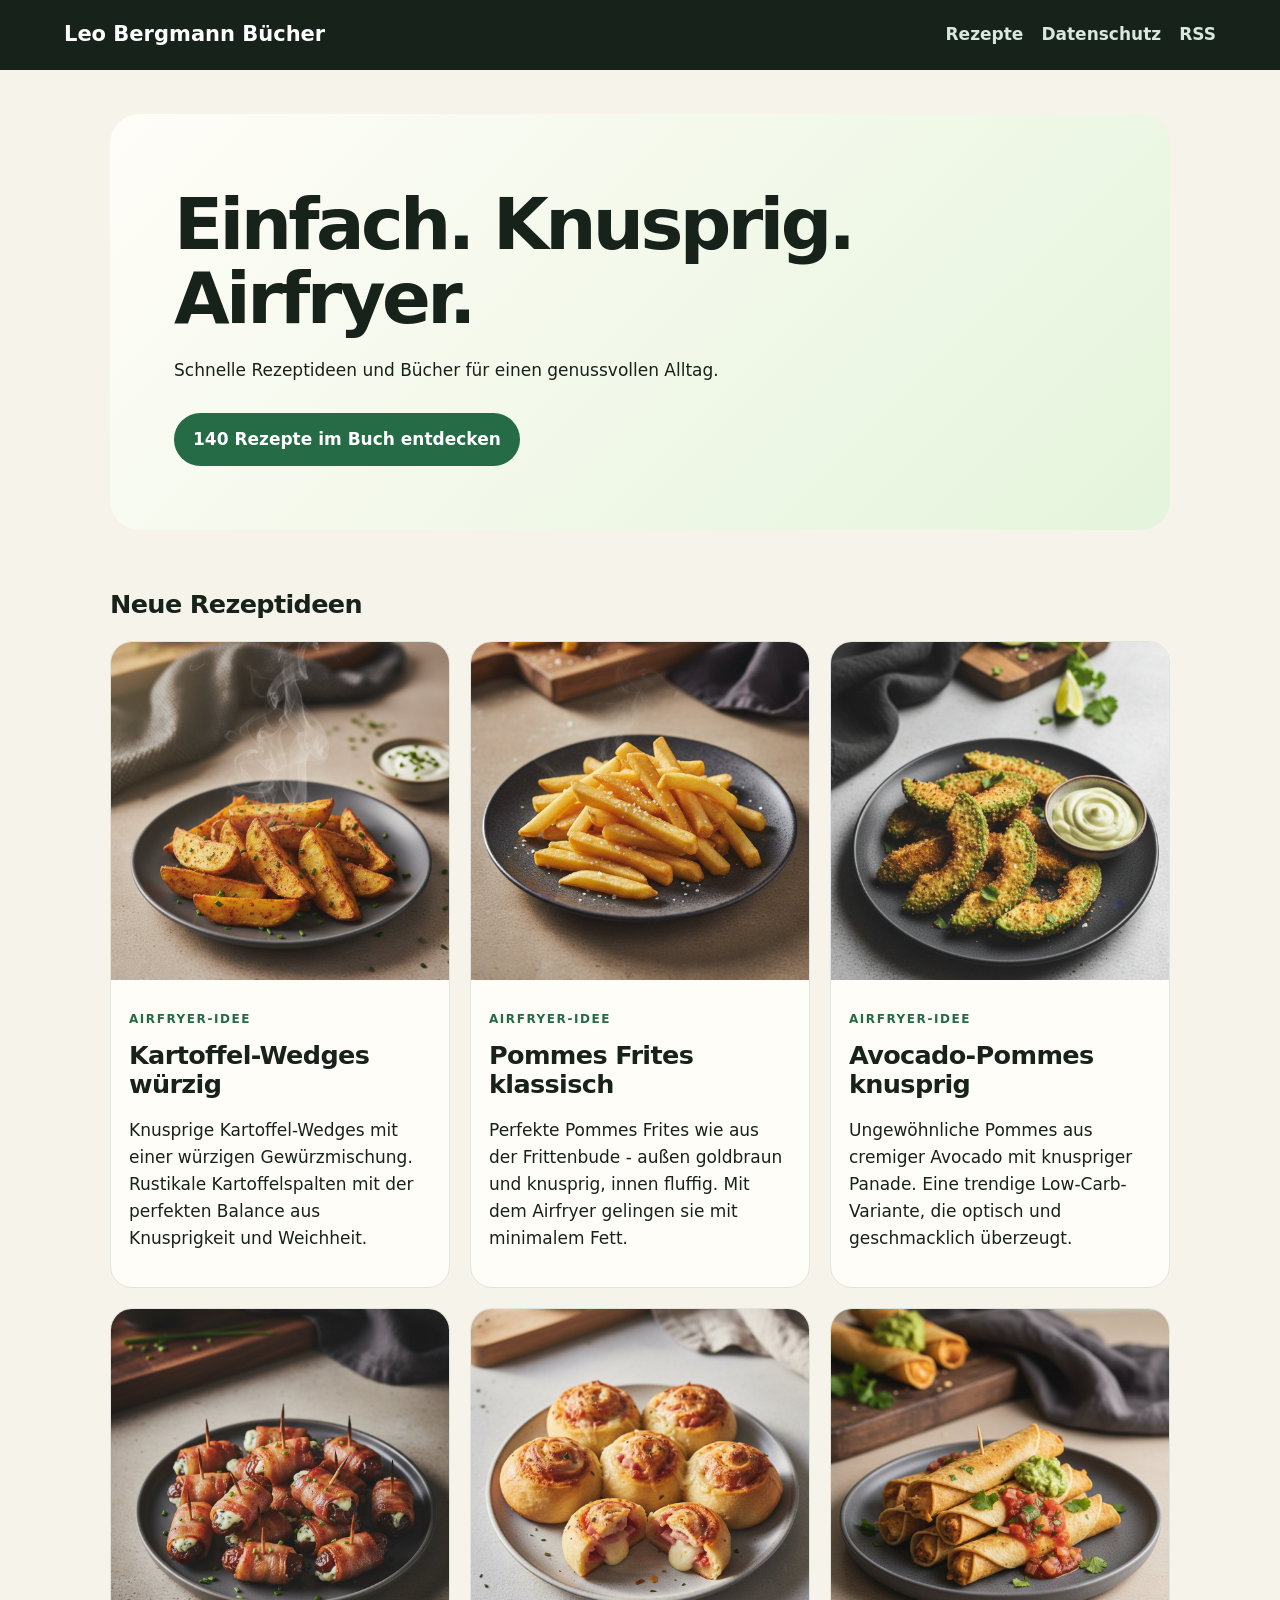
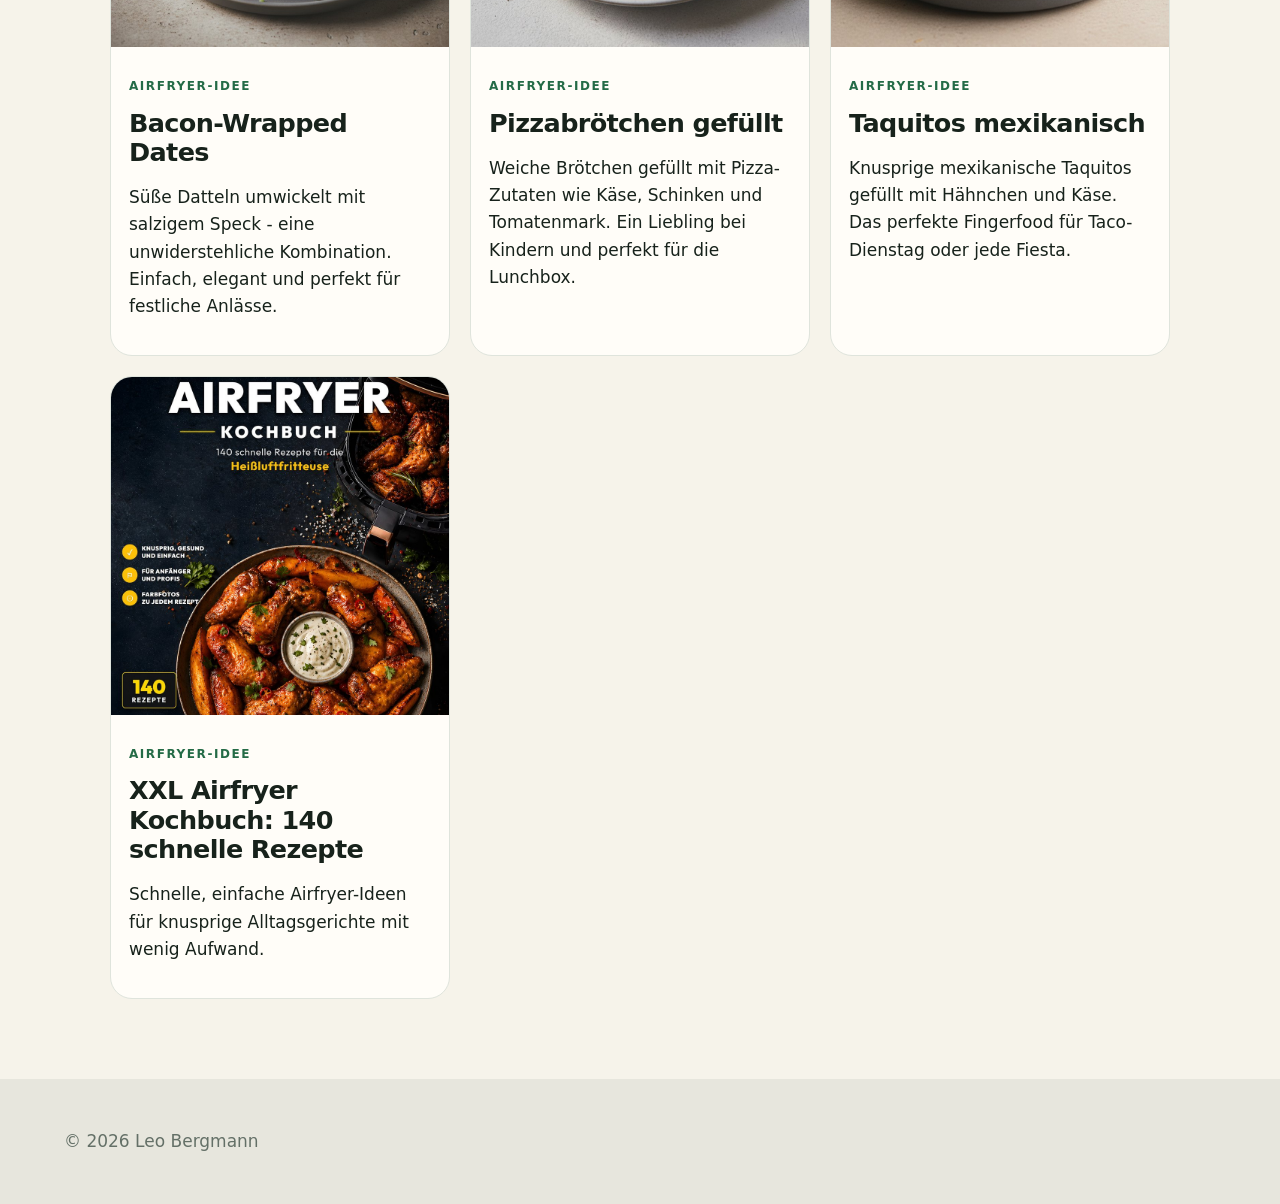
<file: docs/index.html>
<!doctype html>
<html lang="de">
<head>
  <meta charset="utf-8">
  <meta name="viewport" content="width=device-width,initial-scale=1">
  <meta name="p:domain_verify" content="59ac69d322d189e9809ec8a642b9aa24">
  <title>Leo Bergmann Bücher | Leo Bergmann Bücher</title>
  <meta name="description" content="Schnelle Rezeptideen und Bücher für einen genussvollen Alltag.">
  <link rel="canonical" href="https://leanovich.github.io/leo-bergmann-books/">
  <meta property="og:type" content="article">
  <meta property="og:title" content="Leo Bergmann Bücher">
  <meta property="og:description" content="Schnelle Rezeptideen und Bücher für einen genussvollen Alltag.">
  <meta property="og:url" content="https://leanovich.github.io/leo-bergmann-books/">
  
  <meta name="twitter:card" content="summary_large_image">
  <link rel="alternate" type="application/rss+xml" title="Leo Bergmann Airfryer-Ideen" href="https://leanovich.github.io/leo-bergmann-books/feed.xml">
  <link rel="stylesheet" href="https://leanovich.github.io/leo-bergmann-books/styles.css">
  
</head>
<body>
  <header class="site-header">
    <a class="brand" href="https://leanovich.github.io/leo-bergmann-books/">Leo Bergmann Bücher</a>
    <nav aria-label="Hauptnavigation">
      <a href="https://leanovich.github.io/leo-bergmann-books/">Rezepte</a>
      <a href="https://leanovich.github.io/leo-bergmann-books/datenschutz.html">Datenschutz</a>
      <a href="https://leanovich.github.io/leo-bergmann-books/feed.xml">RSS</a>
    </nav>
  </header>
  <main>
<section class="hero">
  <div><h1>Einfach. Knusprig. Airfryer.</h1>
  <p>Schnelle Rezeptideen und Bücher für einen genussvollen Alltag.</p>
  <a class="cta" href="https://www.amazon.de/dp/B0GHFYM758?utm_source=pinterest&amp;utm_medium=organic&amp;utm_campaign=leo_bergmann_site" rel="nofollow sponsored">140 Rezepte im Buch entdecken</a></div>
</section>
<section class="section"><h2>Neue Rezeptideen</h2><div class="cards">
<article class="card">
  <a href="https://leanovich.github.io/leo-bergmann-books/rezepte/recipe_106.html"><img src="https://leanovich.github.io/leo-bergmann-books/assets/recipes/recipe_106.jpg" alt="Kartoffel-Wedges würzig" width="700" height="700"></a>
  <div><p class="eyebrow">Airfryer-Idee</p><h2><a href="https://leanovich.github.io/leo-bergmann-books/rezepte/recipe_106.html">Kartoffel-Wedges würzig</a></h2><p>Knusprige Kartoffel-Wedges mit einer würzigen Gewürzmischung. Rustikale Kartoffelspalten mit der perfekten Balance aus Knusprigkeit und Weichheit.</p></div>
</article>

<article class="card">
  <a href="https://leanovich.github.io/leo-bergmann-books/rezepte/recipe_105.html"><img src="https://leanovich.github.io/leo-bergmann-books/assets/recipes/recipe_105.jpg" alt="Pommes Frites klassisch" width="700" height="700"></a>
  <div><p class="eyebrow">Airfryer-Idee</p><h2><a href="https://leanovich.github.io/leo-bergmann-books/rezepte/recipe_105.html">Pommes Frites klassisch</a></h2><p>Perfekte Pommes Frites wie aus der Frittenbude - außen goldbraun und knusprig, innen fluffig. Mit dem Airfryer gelingen sie mit minimalem Fett.</p></div>
</article>

<article class="card">
  <a href="https://leanovich.github.io/leo-bergmann-books/rezepte/recipe_104.html"><img src="https://leanovich.github.io/leo-bergmann-books/assets/recipes/recipe_104.jpg" alt="Avocado-Pommes knusprig" width="700" height="700"></a>
  <div><p class="eyebrow">Airfryer-Idee</p><h2><a href="https://leanovich.github.io/leo-bergmann-books/rezepte/recipe_104.html">Avocado-Pommes knusprig</a></h2><p>Ungewöhnliche Pommes aus cremiger Avocado mit knuspriger Panade. Eine trendige Low-Carb-Variante, die optisch und geschmacklich überzeugt.</p></div>
</article>

<article class="card">
  <a href="https://leanovich.github.io/leo-bergmann-books/rezepte/recipe_103.html"><img src="https://leanovich.github.io/leo-bergmann-books/assets/recipes/recipe_103.jpg" alt="Bacon-Wrapped Dates" width="700" height="700"></a>
  <div><p class="eyebrow">Airfryer-Idee</p><h2><a href="https://leanovich.github.io/leo-bergmann-books/rezepte/recipe_103.html">Bacon-Wrapped Dates</a></h2><p>Süße Datteln umwickelt mit salzigem Speck - eine unwiderstehliche Kombination. Einfach, elegant und perfekt für festliche Anlässe.</p></div>
</article>

<article class="card">
  <a href="https://leanovich.github.io/leo-bergmann-books/rezepte/recipe_102.html"><img src="https://leanovich.github.io/leo-bergmann-books/assets/recipes/recipe_102.jpg" alt="Pizzabrötchen gefüllt" width="700" height="700"></a>
  <div><p class="eyebrow">Airfryer-Idee</p><h2><a href="https://leanovich.github.io/leo-bergmann-books/rezepte/recipe_102.html">Pizzabrötchen gefüllt</a></h2><p>Weiche Brötchen gefüllt mit Pizza-Zutaten wie Käse, Schinken und Tomatenmark. Ein Liebling bei Kindern und perfekt für die Lunchbox.</p></div>
</article>

<article class="card">
  <a href="https://leanovich.github.io/leo-bergmann-books/rezepte/recipe_101.html"><img src="https://leanovich.github.io/leo-bergmann-books/assets/recipes/recipe_101.jpg" alt="Taquitos mexikanisch" width="700" height="700"></a>
  <div><p class="eyebrow">Airfryer-Idee</p><h2><a href="https://leanovich.github.io/leo-bergmann-books/rezepte/recipe_101.html">Taquitos mexikanisch</a></h2><p>Knusprige mexikanische Taquitos gefüllt mit Hähnchen und Käse. Das perfekte Fingerfood für Taco-Dienstag oder jede Fiesta.</p></div>
</article>

<article class="card">
  <a href="https://leanovich.github.io/leo-bergmann-books/rezepte/airfryer-kochbuch.html"><img src="https://leanovich.github.io/leo-bergmann-books/assets/book-cover.jpg" alt="XXL Airfryer Kochbuch: 140 schnelle Rezepte" width="700" height="700"></a>
  <div><p class="eyebrow">Airfryer-Idee</p><h2><a href="https://leanovich.github.io/leo-bergmann-books/rezepte/airfryer-kochbuch.html">XXL Airfryer Kochbuch: 140 schnelle Rezepte</a></h2><p>Schnelle, einfache Airfryer-Ideen für knusprige Alltagsgerichte mit wenig Aufwand.</p></div>
</article>
</div></section>
</main>
  <footer>
    <p>&copy; 2026 Leo Bergmann</p>
  </footer>
</body>
</html>
</file>
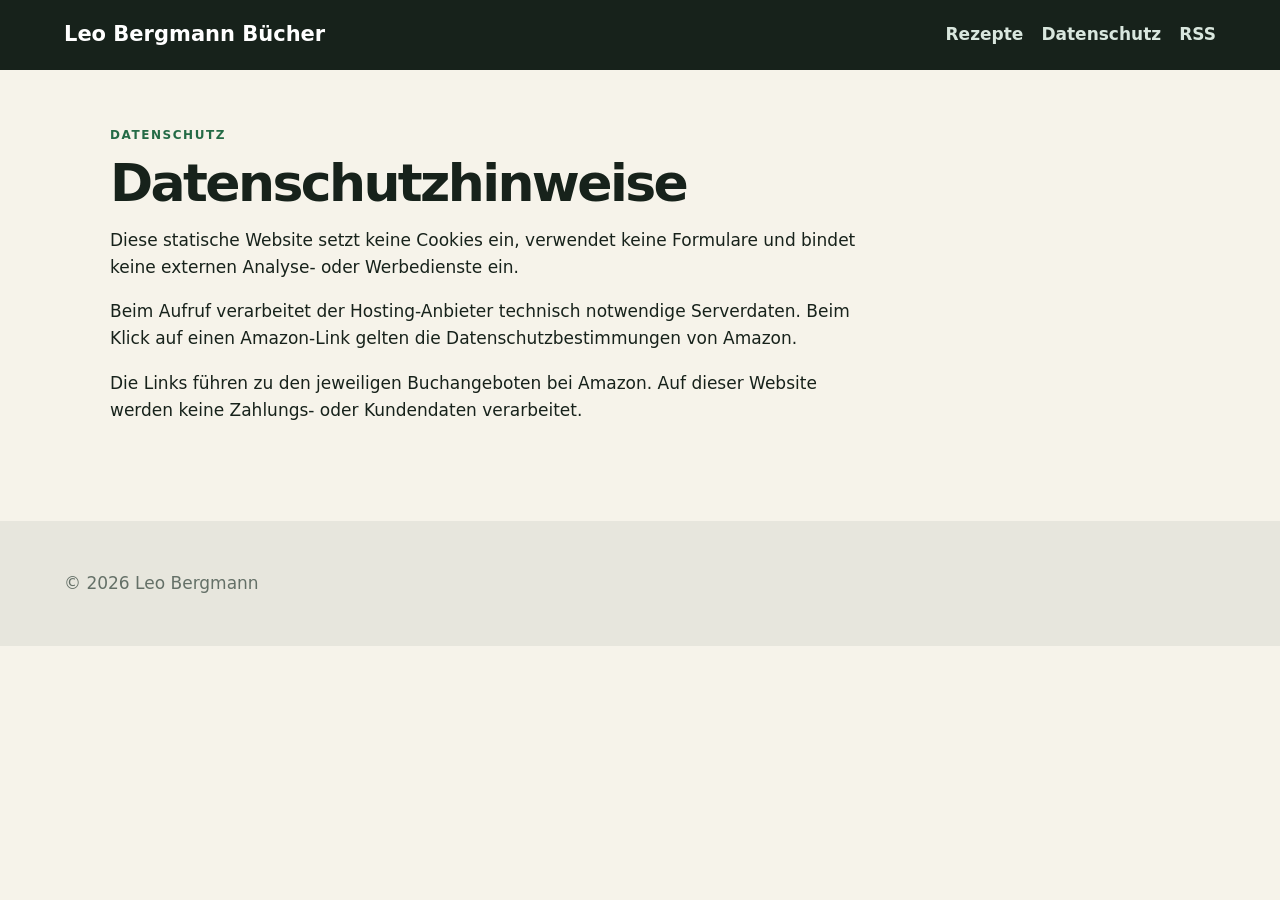
<file: docs/datenschutz.html>
<!doctype html>
<html lang="de">
<head>
  <meta charset="utf-8">
  <meta name="viewport" content="width=device-width,initial-scale=1">
  <meta name="p:domain_verify" content="59ac69d322d189e9809ec8a642b9aa24">
  <title>Datenschutz | Leo Bergmann Bücher</title>
  <meta name="description" content="Datenschutzhinweise der Website">
  <link rel="canonical" href="https://leanovich.github.io/leo-bergmann-books/datenschutz.html">
  <meta property="og:type" content="article">
  <meta property="og:title" content="Datenschutz">
  <meta property="og:description" content="Datenschutzhinweise der Website">
  <meta property="og:url" content="https://leanovich.github.io/leo-bergmann-books/datenschutz.html">
  
  <meta name="twitter:card" content="summary_large_image">
  <link rel="alternate" type="application/rss+xml" title="Leo Bergmann Airfryer-Ideen" href="https://leanovich.github.io/leo-bergmann-books/feed.xml">
  <link rel="stylesheet" href="https://leanovich.github.io/leo-bergmann-books/styles.css">
  
</head>
<body>
  <header class="site-header">
    <a class="brand" href="https://leanovich.github.io/leo-bergmann-books/">Leo Bergmann Bücher</a>
    <nav aria-label="Hauptnavigation">
      <a href="https://leanovich.github.io/leo-bergmann-books/">Rezepte</a>
      <a href="https://leanovich.github.io/leo-bergmann-books/datenschutz.html">Datenschutz</a>
      <a href="https://leanovich.github.io/leo-bergmann-books/feed.xml">RSS</a>
    </nav>
  </header>
  <main>
<article class="prose">
  <p class="eyebrow">Datenschutz</p>
  <h1>Datenschutzhinweise</h1>
  <p>Diese statische Website setzt keine Cookies ein, verwendet keine Formulare und bindet keine externen Analyse- oder Werbedienste ein.</p>
  <p>Beim Aufruf verarbeitet der Hosting-Anbieter technisch notwendige Serverdaten. Beim Klick auf einen Amazon-Link gelten die Datenschutzbestimmungen von Amazon.</p>
  <p>Die Links f&uuml;hren zu den jeweiligen Buchangeboten bei Amazon. Auf dieser Website werden keine Zahlungs- oder Kundendaten verarbeitet.</p>
</article>
</main>
  <footer>
    <p>&copy; 2026 Leo Bergmann</p>
  </footer>
</body>
</html>
</file>
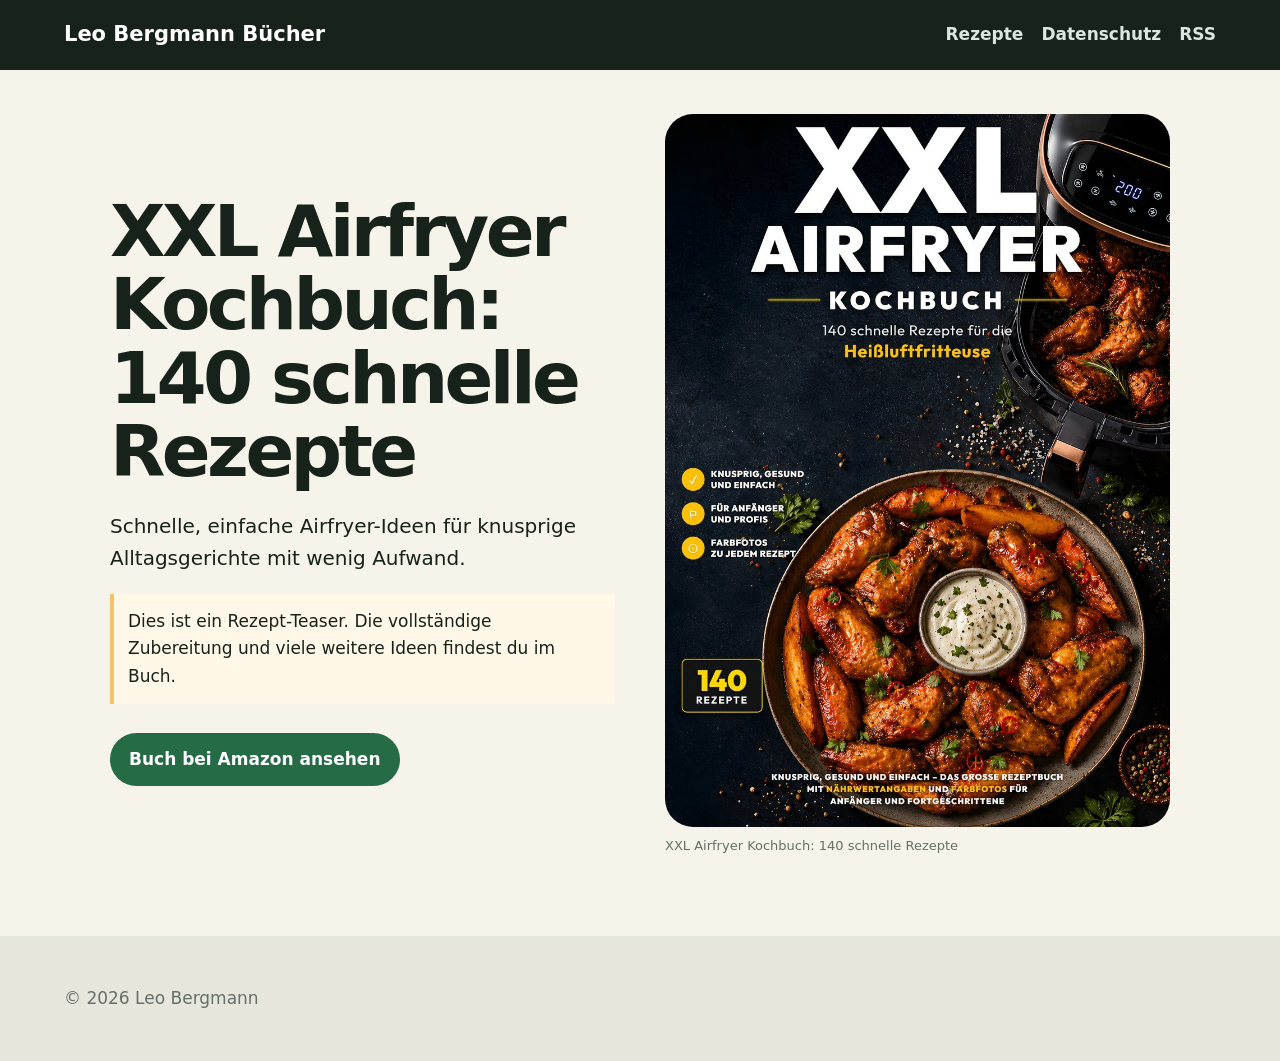
<file: docs/rezepte/airfryer-kochbuch.html>
<!doctype html>
<html lang="de">
<head>
  <meta charset="utf-8">
  <meta name="viewport" content="width=device-width,initial-scale=1">
  <meta name="p:domain_verify" content="59ac69d322d189e9809ec8a642b9aa24">
  <title>XXL Airfryer Kochbuch: 140 schnelle Rezepte | Leo Bergmann Bücher</title>
  <meta name="description" content="Schnelle, einfache Airfryer-Ideen für knusprige Alltagsgerichte mit wenig Aufwand.">
  <link rel="canonical" href="https://leanovich.github.io/leo-bergmann-books/rezepte/airfryer-kochbuch.html">
  <meta property="og:type" content="article">
  <meta property="og:title" content="XXL Airfryer Kochbuch: 140 schnelle Rezepte">
  <meta property="og:description" content="Schnelle, einfache Airfryer-Ideen für knusprige Alltagsgerichte mit wenig Aufwand.">
  <meta property="og:url" content="https://leanovich.github.io/leo-bergmann-books/rezepte/airfryer-kochbuch.html">
  <meta property="og:image" content="https://leanovich.github.io/leo-bergmann-books/assets/book-cover.jpg">
  <meta name="twitter:card" content="summary_large_image">
  <link rel="alternate" type="application/rss+xml" title="Leo Bergmann Airfryer-Ideen" href="https://leanovich.github.io/leo-bergmann-books/feed.xml">
  <link rel="stylesheet" href="https://leanovich.github.io/leo-bergmann-books/styles.css">
  <script type="application/ld+json">{"@context": "https://schema.org", "@type": "Article", "headline": "XXL Airfryer Kochbuch: 140 schnelle Rezepte", "description": "Schnelle, einfache Airfryer-Ideen für knusprige Alltagsgerichte mit wenig Aufwand.", "image": "https://leanovich.github.io/leo-bergmann-books/assets/book-cover.jpg", "author": {"@type": "Person", "name": "Leo Bergmann"}, "datePublished": "2026-07-21T00:00:00Z", "mainEntityOfPage": "https://leanovich.github.io/leo-bergmann-books/rezepte/airfryer-kochbuch.html"}</script>
</head>
<body>
  <header class="site-header">
    <a class="brand" href="https://leanovich.github.io/leo-bergmann-books/">Leo Bergmann Bücher</a>
    <nav aria-label="Hauptnavigation">
      <a href="https://leanovich.github.io/leo-bergmann-books/">Rezepte</a>
      <a href="https://leanovich.github.io/leo-bergmann-books/datenschutz.html">Datenschutz</a>
      <a href="https://leanovich.github.io/leo-bergmann-books/feed.xml">RSS</a>
    </nav>
  </header>
  <main>
<article class="recipe">
  <div class="recipe-copy">
    <h1>XXL Airfryer Kochbuch: 140 schnelle Rezepte</h1>
    <p class="lead">Schnelle, einfache Airfryer-Ideen für knusprige Alltagsgerichte mit wenig Aufwand.</p>
    
    <p class="teaser-note">Dies ist ein Rezept-Teaser. Die vollst&auml;ndige Zubereitung und viele weitere Ideen findest du im Buch.</p>
    <a class="cta" href="https://www.amazon.de/dp/B0GHFYM758?utm_source=pinterest&amp;utm_medium=organic&amp;utm_campaign=leo_bergmann_site" rel="nofollow sponsored">Buch bei Amazon ansehen</a>
  </div>
  <figure><img src="https://leanovich.github.io/leo-bergmann-books/assets/book-cover.jpg" alt="XXL Airfryer Kochbuch: 140 schnelle Rezepte" width="1000" height="1000"><figcaption>XXL Airfryer Kochbuch: 140 schnelle Rezepte</figcaption></figure>
</article>
</main>
  <footer>
    <p>&copy; 2026 Leo Bergmann</p>
  </footer>
</body>
</html>
</file>
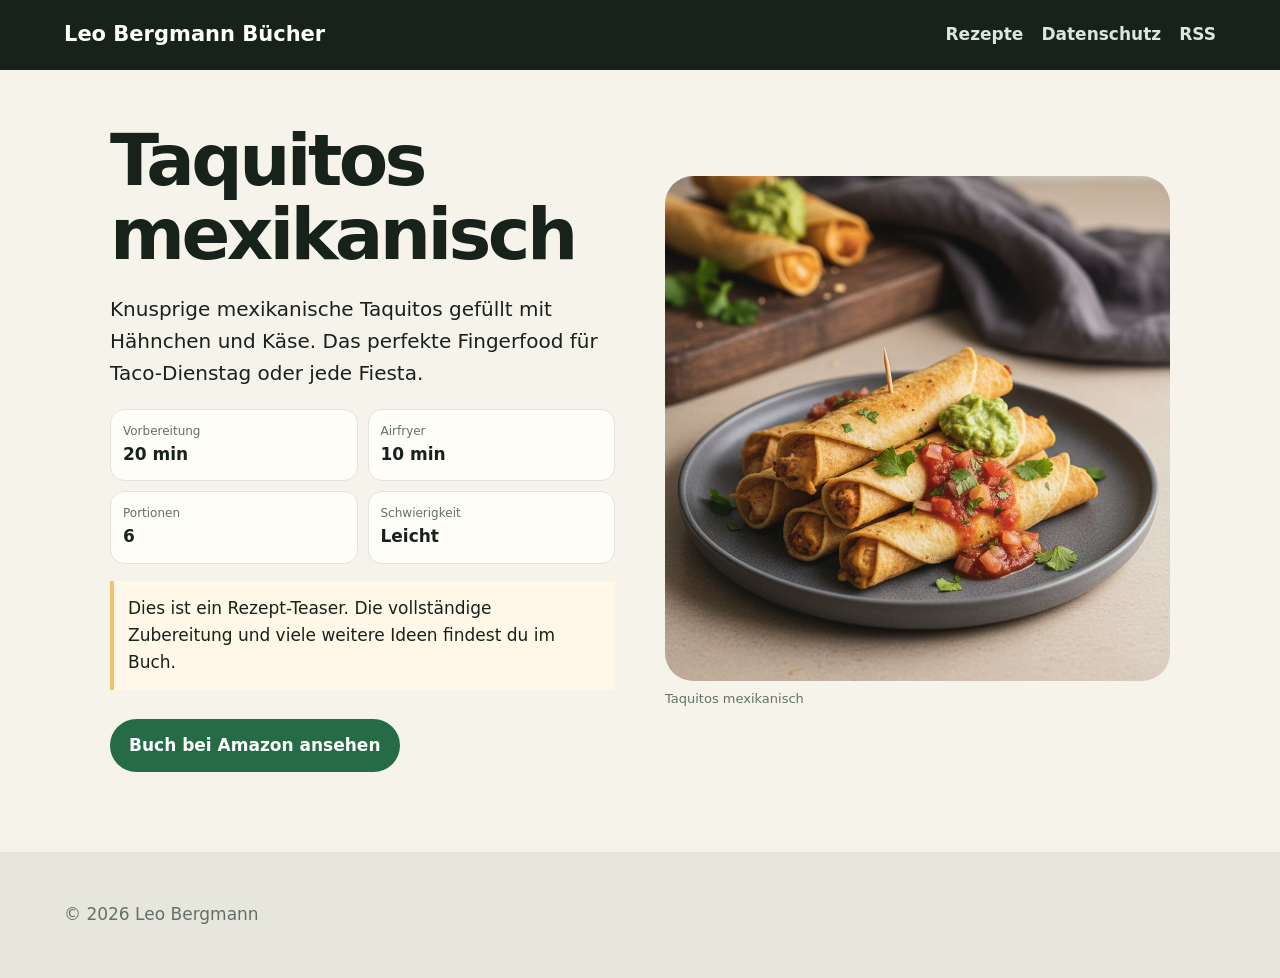
<file: docs/rezepte/recipe_101.html>
<!doctype html>
<html lang="de">
<head>
  <meta charset="utf-8">
  <meta name="viewport" content="width=device-width,initial-scale=1">
  <meta name="p:domain_verify" content="59ac69d322d189e9809ec8a642b9aa24">
  <title>Taquitos mexikanisch | Leo Bergmann Bücher</title>
  <meta name="description" content="Knusprige mexikanische Taquitos gefüllt mit Hähnchen und Käse. Das perfekte Fingerfood für Taco-Dienstag oder jede Fiesta.">
  <link rel="canonical" href="https://leanovich.github.io/leo-bergmann-books/rezepte/recipe_101.html">
  <meta property="og:type" content="article">
  <meta property="og:title" content="Taquitos mexikanisch">
  <meta property="og:description" content="Knusprige mexikanische Taquitos gefüllt mit Hähnchen und Käse. Das perfekte Fingerfood für Taco-Dienstag oder jede Fiesta.">
  <meta property="og:url" content="https://leanovich.github.io/leo-bergmann-books/rezepte/recipe_101.html">
  <meta property="og:image" content="https://leanovich.github.io/leo-bergmann-books/assets/recipes/recipe_101.jpg">
  <meta name="twitter:card" content="summary_large_image">
  <link rel="alternate" type="application/rss+xml" title="Leo Bergmann Airfryer-Ideen" href="https://leanovich.github.io/leo-bergmann-books/feed.xml">
  <link rel="stylesheet" href="https://leanovich.github.io/leo-bergmann-books/styles.css">
  <script type="application/ld+json">{"@context": "https://schema.org", "@type": "Article", "headline": "Taquitos mexikanisch", "description": "Knusprige mexikanische Taquitos gefüllt mit Hähnchen und Käse. Das perfekte Fingerfood für Taco-Dienstag oder jede Fiesta.", "image": "https://leanovich.github.io/leo-bergmann-books/assets/recipes/recipe_101.jpg", "author": {"@type": "Person", "name": "Leo Bergmann"}, "datePublished": "2026-07-22T03:00:00Z", "mainEntityOfPage": "https://leanovich.github.io/leo-bergmann-books/rezepte/recipe_101.html"}</script>
</head>
<body>
  <header class="site-header">
    <a class="brand" href="https://leanovich.github.io/leo-bergmann-books/">Leo Bergmann Bücher</a>
    <nav aria-label="Hauptnavigation">
      <a href="https://leanovich.github.io/leo-bergmann-books/">Rezepte</a>
      <a href="https://leanovich.github.io/leo-bergmann-books/datenschutz.html">Datenschutz</a>
      <a href="https://leanovich.github.io/leo-bergmann-books/feed.xml">RSS</a>
    </nav>
  </header>
  <main>
<article class="recipe">
  <div class="recipe-copy">
    <h1>Taquitos mexikanisch</h1>
    <p class="lead">Knusprige mexikanische Taquitos gefüllt mit Hähnchen und Käse. Das perfekte Fingerfood für Taco-Dienstag oder jede Fiesta.</p>
    <ul class="facts"><li><span>Vorbereitung</span><strong>20 min</strong></li><li><span>Airfryer</span><strong>10 min</strong></li><li><span>Portionen</span><strong>6</strong></li><li><span>Schwierigkeit</span><strong>Leicht</strong></li></ul>
    <p class="teaser-note">Dies ist ein Rezept-Teaser. Die vollst&auml;ndige Zubereitung und viele weitere Ideen findest du im Buch.</p>
    <a class="cta" href="https://www.amazon.de/dp/B0GHFYM758?utm_source=pinterest&amp;utm_medium=organic&amp;utm_campaign=leo_bergmann_site" rel="nofollow sponsored">Buch bei Amazon ansehen</a>
  </div>
  <figure><img src="https://leanovich.github.io/leo-bergmann-books/assets/recipes/recipe_101.jpg" alt="Taquitos mexikanisch" width="1000" height="1000"><figcaption>Taquitos mexikanisch</figcaption></figure>
</article>
</main>
  <footer>
    <p>&copy; 2026 Leo Bergmann</p>
  </footer>
</body>
</html>
</file>
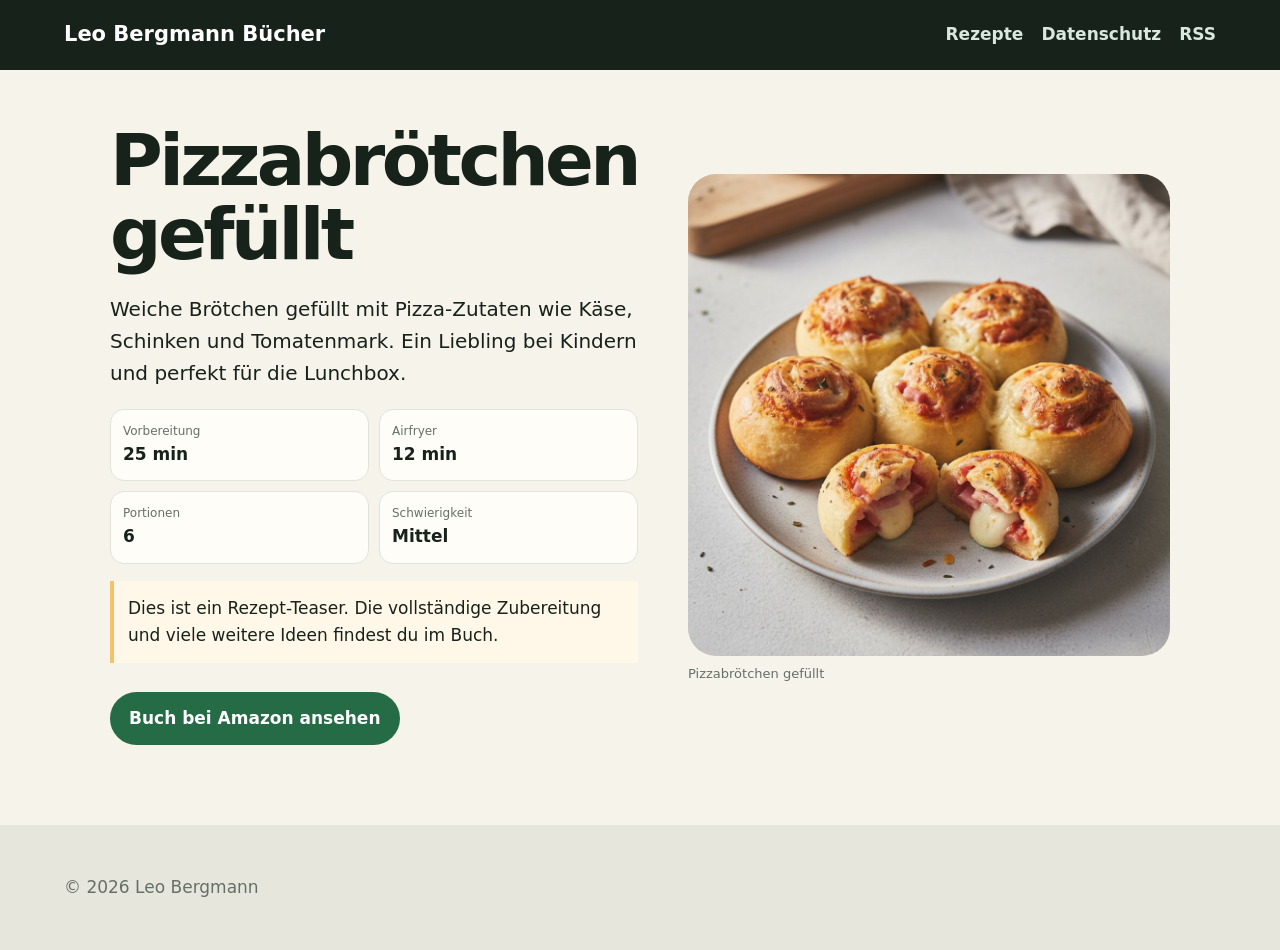
<file: docs/rezepte/recipe_102.html>
<!doctype html>
<html lang="de">
<head>
  <meta charset="utf-8">
  <meta name="viewport" content="width=device-width,initial-scale=1">
  <meta name="p:domain_verify" content="59ac69d322d189e9809ec8a642b9aa24">
  <title>Pizzabrötchen gefüllt | Leo Bergmann Bücher</title>
  <meta name="description" content="Weiche Brötchen gefüllt mit Pizza-Zutaten wie Käse, Schinken und Tomatenmark. Ein Liebling bei Kindern und perfekt für die Lunchbox.">
  <link rel="canonical" href="https://leanovich.github.io/leo-bergmann-books/rezepte/recipe_102.html">
  <meta property="og:type" content="article">
  <meta property="og:title" content="Pizzabrötchen gefüllt">
  <meta property="og:description" content="Weiche Brötchen gefüllt mit Pizza-Zutaten wie Käse, Schinken und Tomatenmark. Ein Liebling bei Kindern und perfekt für die Lunchbox.">
  <meta property="og:url" content="https://leanovich.github.io/leo-bergmann-books/rezepte/recipe_102.html">
  <meta property="og:image" content="https://leanovich.github.io/leo-bergmann-books/assets/recipes/recipe_102.jpg">
  <meta name="twitter:card" content="summary_large_image">
  <link rel="alternate" type="application/rss+xml" title="Leo Bergmann Airfryer-Ideen" href="https://leanovich.github.io/leo-bergmann-books/feed.xml">
  <link rel="stylesheet" href="https://leanovich.github.io/leo-bergmann-books/styles.css">
  <script type="application/ld+json">{"@context": "https://schema.org", "@type": "Article", "headline": "Pizzabrötchen gefüllt", "description": "Weiche Brötchen gefüllt mit Pizza-Zutaten wie Käse, Schinken und Tomatenmark. Ein Liebling bei Kindern und perfekt für die Lunchbox.", "image": "https://leanovich.github.io/leo-bergmann-books/assets/recipes/recipe_102.jpg", "author": {"@type": "Person", "name": "Leo Bergmann"}, "datePublished": "2026-07-22T14:00:00Z", "mainEntityOfPage": "https://leanovich.github.io/leo-bergmann-books/rezepte/recipe_102.html"}</script>
</head>
<body>
  <header class="site-header">
    <a class="brand" href="https://leanovich.github.io/leo-bergmann-books/">Leo Bergmann Bücher</a>
    <nav aria-label="Hauptnavigation">
      <a href="https://leanovich.github.io/leo-bergmann-books/">Rezepte</a>
      <a href="https://leanovich.github.io/leo-bergmann-books/datenschutz.html">Datenschutz</a>
      <a href="https://leanovich.github.io/leo-bergmann-books/feed.xml">RSS</a>
    </nav>
  </header>
  <main>
<article class="recipe">
  <div class="recipe-copy">
    <h1>Pizzabrötchen gefüllt</h1>
    <p class="lead">Weiche Brötchen gefüllt mit Pizza-Zutaten wie Käse, Schinken und Tomatenmark. Ein Liebling bei Kindern und perfekt für die Lunchbox.</p>
    <ul class="facts"><li><span>Vorbereitung</span><strong>25 min</strong></li><li><span>Airfryer</span><strong>12 min</strong></li><li><span>Portionen</span><strong>6</strong></li><li><span>Schwierigkeit</span><strong>Mittel</strong></li></ul>
    <p class="teaser-note">Dies ist ein Rezept-Teaser. Die vollst&auml;ndige Zubereitung und viele weitere Ideen findest du im Buch.</p>
    <a class="cta" href="https://www.amazon.de/dp/B0GHFYM758?utm_source=pinterest&amp;utm_medium=organic&amp;utm_campaign=leo_bergmann_site" rel="nofollow sponsored">Buch bei Amazon ansehen</a>
  </div>
  <figure><img src="https://leanovich.github.io/leo-bergmann-books/assets/recipes/recipe_102.jpg" alt="Pizzabrötchen gefüllt" width="1000" height="1000"><figcaption>Pizzabrötchen gefüllt</figcaption></figure>
</article>
</main>
  <footer>
    <p>&copy; 2026 Leo Bergmann</p>
  </footer>
</body>
</html>
</file>
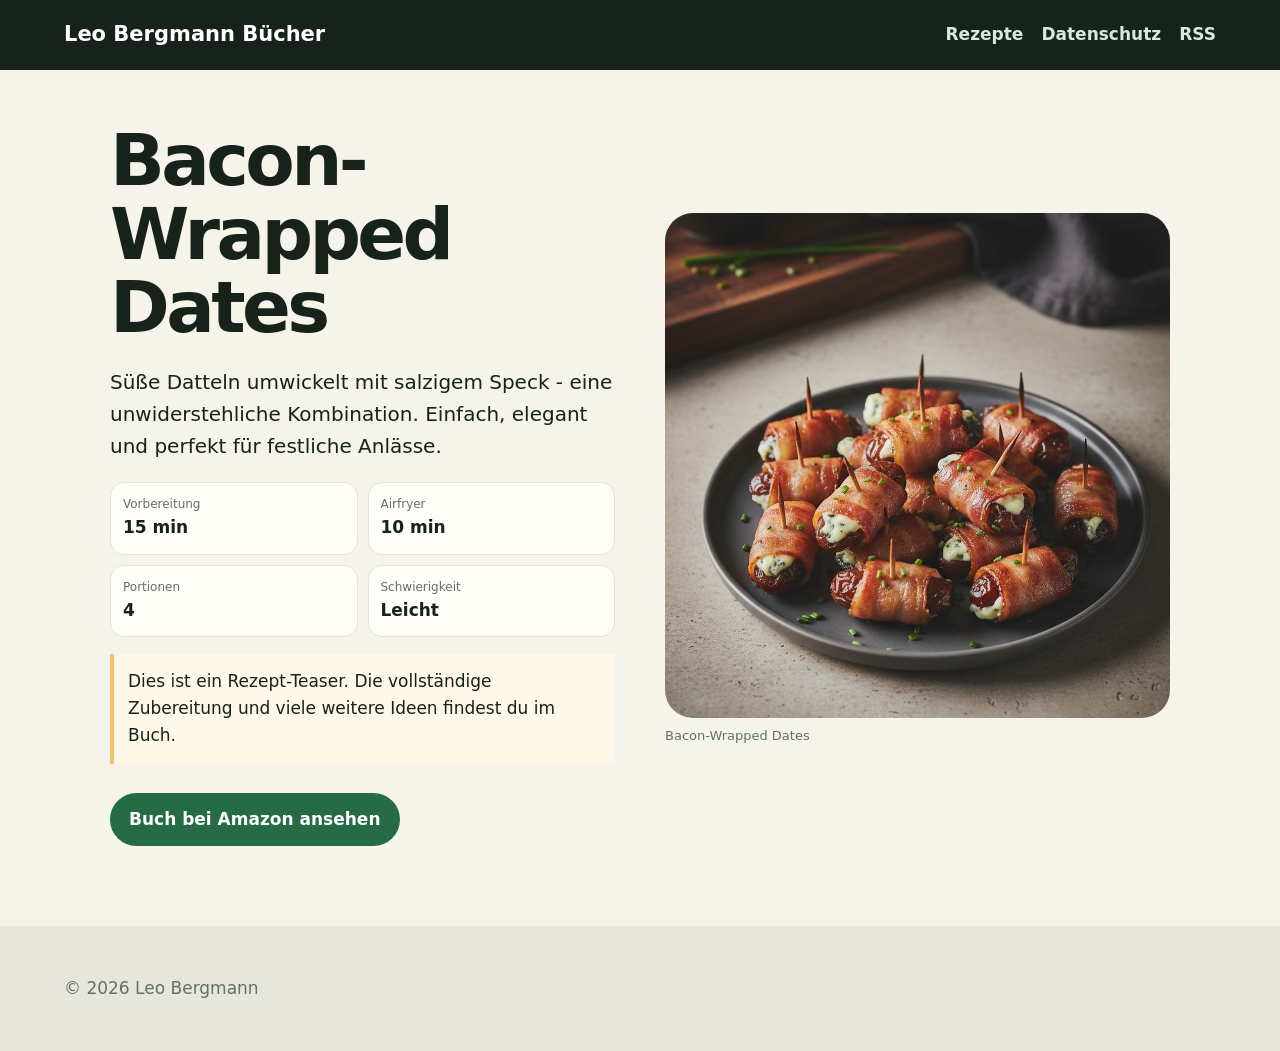
<file: docs/rezepte/recipe_103.html>
<!doctype html>
<html lang="de">
<head>
  <meta charset="utf-8">
  <meta name="viewport" content="width=device-width,initial-scale=1">
  <meta name="p:domain_verify" content="59ac69d322d189e9809ec8a642b9aa24">
  <title>Bacon-Wrapped Dates | Leo Bergmann Bücher</title>
  <meta name="description" content="Süße Datteln umwickelt mit salzigem Speck - eine unwiderstehliche Kombination. Einfach, elegant und perfekt für festliche Anlässe.">
  <link rel="canonical" href="https://leanovich.github.io/leo-bergmann-books/rezepte/recipe_103.html">
  <meta property="og:type" content="article">
  <meta property="og:title" content="Bacon-Wrapped Dates">
  <meta property="og:description" content="Süße Datteln umwickelt mit salzigem Speck - eine unwiderstehliche Kombination. Einfach, elegant und perfekt für festliche Anlässe.">
  <meta property="og:url" content="https://leanovich.github.io/leo-bergmann-books/rezepte/recipe_103.html">
  <meta property="og:image" content="https://leanovich.github.io/leo-bergmann-books/assets/recipes/recipe_103.jpg">
  <meta name="twitter:card" content="summary_large_image">
  <link rel="alternate" type="application/rss+xml" title="Leo Bergmann Airfryer-Ideen" href="https://leanovich.github.io/leo-bergmann-books/feed.xml">
  <link rel="stylesheet" href="https://leanovich.github.io/leo-bergmann-books/styles.css">
  <script type="application/ld+json">{"@context": "https://schema.org", "@type": "Article", "headline": "Bacon-Wrapped Dates", "description": "Süße Datteln umwickelt mit salzigem Speck - eine unwiderstehliche Kombination. Einfach, elegant und perfekt für festliche Anlässe.", "image": "https://leanovich.github.io/leo-bergmann-books/assets/recipes/recipe_103.jpg", "author": {"@type": "Person", "name": "Leo Bergmann"}, "datePublished": "2026-07-23T03:00:00Z", "mainEntityOfPage": "https://leanovich.github.io/leo-bergmann-books/rezepte/recipe_103.html"}</script>
</head>
<body>
  <header class="site-header">
    <a class="brand" href="https://leanovich.github.io/leo-bergmann-books/">Leo Bergmann Bücher</a>
    <nav aria-label="Hauptnavigation">
      <a href="https://leanovich.github.io/leo-bergmann-books/">Rezepte</a>
      <a href="https://leanovich.github.io/leo-bergmann-books/datenschutz.html">Datenschutz</a>
      <a href="https://leanovich.github.io/leo-bergmann-books/feed.xml">RSS</a>
    </nav>
  </header>
  <main>
<article class="recipe">
  <div class="recipe-copy">
    <h1>Bacon-Wrapped Dates</h1>
    <p class="lead">Süße Datteln umwickelt mit salzigem Speck - eine unwiderstehliche Kombination. Einfach, elegant und perfekt für festliche Anlässe.</p>
    <ul class="facts"><li><span>Vorbereitung</span><strong>15 min</strong></li><li><span>Airfryer</span><strong>10 min</strong></li><li><span>Portionen</span><strong>4</strong></li><li><span>Schwierigkeit</span><strong>Leicht</strong></li></ul>
    <p class="teaser-note">Dies ist ein Rezept-Teaser. Die vollst&auml;ndige Zubereitung und viele weitere Ideen findest du im Buch.</p>
    <a class="cta" href="https://www.amazon.de/dp/B0GHFYM758?utm_source=pinterest&amp;utm_medium=organic&amp;utm_campaign=leo_bergmann_site" rel="nofollow sponsored">Buch bei Amazon ansehen</a>
  </div>
  <figure><img src="https://leanovich.github.io/leo-bergmann-books/assets/recipes/recipe_103.jpg" alt="Bacon-Wrapped Dates" width="1000" height="1000"><figcaption>Bacon-Wrapped Dates</figcaption></figure>
</article>
</main>
  <footer>
    <p>&copy; 2026 Leo Bergmann</p>
  </footer>
</body>
</html>
</file>
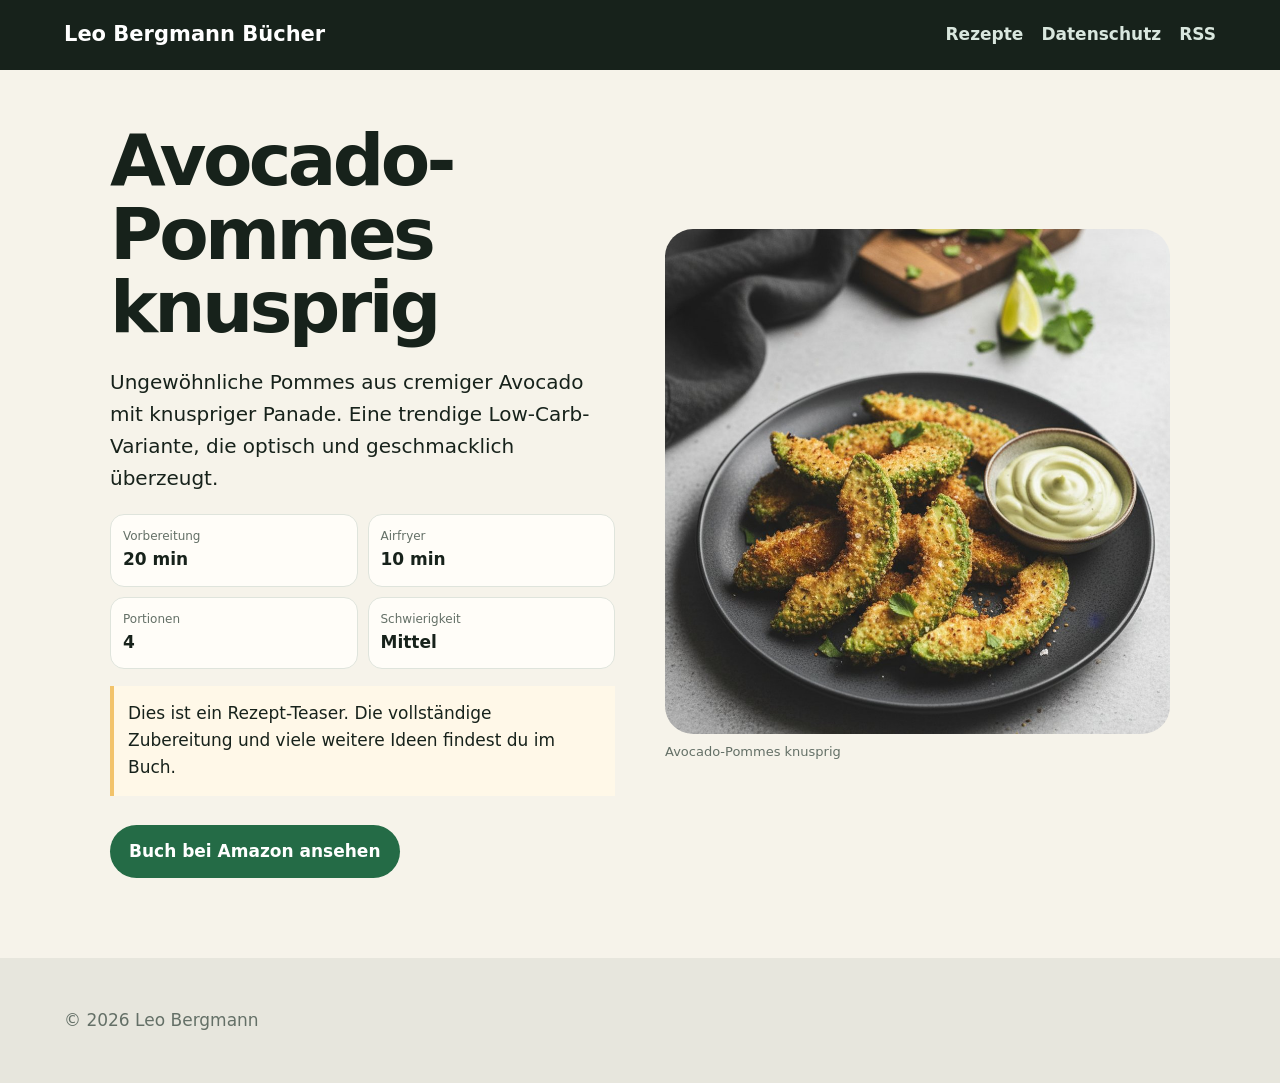
<file: docs/rezepte/recipe_104.html>
<!doctype html>
<html lang="de">
<head>
  <meta charset="utf-8">
  <meta name="viewport" content="width=device-width,initial-scale=1">
  <meta name="p:domain_verify" content="59ac69d322d189e9809ec8a642b9aa24">
  <title>Avocado-Pommes knusprig | Leo Bergmann Bücher</title>
  <meta name="description" content="Ungewöhnliche Pommes aus cremiger Avocado mit knuspriger Panade. Eine trendige Low-Carb-Variante, die optisch und geschmacklich überzeugt.">
  <link rel="canonical" href="https://leanovich.github.io/leo-bergmann-books/rezepte/recipe_104.html">
  <meta property="og:type" content="article">
  <meta property="og:title" content="Avocado-Pommes knusprig">
  <meta property="og:description" content="Ungewöhnliche Pommes aus cremiger Avocado mit knuspriger Panade. Eine trendige Low-Carb-Variante, die optisch und geschmacklich überzeugt.">
  <meta property="og:url" content="https://leanovich.github.io/leo-bergmann-books/rezepte/recipe_104.html">
  <meta property="og:image" content="https://leanovich.github.io/leo-bergmann-books/assets/recipes/recipe_104.jpg">
  <meta name="twitter:card" content="summary_large_image">
  <link rel="alternate" type="application/rss+xml" title="Leo Bergmann Airfryer-Ideen" href="https://leanovich.github.io/leo-bergmann-books/feed.xml">
  <link rel="stylesheet" href="https://leanovich.github.io/leo-bergmann-books/styles.css">
  <script type="application/ld+json">{"@context": "https://schema.org", "@type": "Article", "headline": "Avocado-Pommes knusprig", "description": "Ungewöhnliche Pommes aus cremiger Avocado mit knuspriger Panade. Eine trendige Low-Carb-Variante, die optisch und geschmacklich überzeugt.", "image": "https://leanovich.github.io/leo-bergmann-books/assets/recipes/recipe_104.jpg", "author": {"@type": "Person", "name": "Leo Bergmann"}, "datePublished": "2026-07-23T14:00:00Z", "mainEntityOfPage": "https://leanovich.github.io/leo-bergmann-books/rezepte/recipe_104.html"}</script>
</head>
<body>
  <header class="site-header">
    <a class="brand" href="https://leanovich.github.io/leo-bergmann-books/">Leo Bergmann Bücher</a>
    <nav aria-label="Hauptnavigation">
      <a href="https://leanovich.github.io/leo-bergmann-books/">Rezepte</a>
      <a href="https://leanovich.github.io/leo-bergmann-books/datenschutz.html">Datenschutz</a>
      <a href="https://leanovich.github.io/leo-bergmann-books/feed.xml">RSS</a>
    </nav>
  </header>
  <main>
<article class="recipe">
  <div class="recipe-copy">
    <h1>Avocado-Pommes knusprig</h1>
    <p class="lead">Ungewöhnliche Pommes aus cremiger Avocado mit knuspriger Panade. Eine trendige Low-Carb-Variante, die optisch und geschmacklich überzeugt.</p>
    <ul class="facts"><li><span>Vorbereitung</span><strong>20 min</strong></li><li><span>Airfryer</span><strong>10 min</strong></li><li><span>Portionen</span><strong>4</strong></li><li><span>Schwierigkeit</span><strong>Mittel</strong></li></ul>
    <p class="teaser-note">Dies ist ein Rezept-Teaser. Die vollst&auml;ndige Zubereitung und viele weitere Ideen findest du im Buch.</p>
    <a class="cta" href="https://www.amazon.de/dp/B0GHFYM758?utm_source=pinterest&amp;utm_medium=organic&amp;utm_campaign=leo_bergmann_site" rel="nofollow sponsored">Buch bei Amazon ansehen</a>
  </div>
  <figure><img src="https://leanovich.github.io/leo-bergmann-books/assets/recipes/recipe_104.jpg" alt="Avocado-Pommes knusprig" width="1000" height="1000"><figcaption>Avocado-Pommes knusprig</figcaption></figure>
</article>
</main>
  <footer>
    <p>&copy; 2026 Leo Bergmann</p>
  </footer>
</body>
</html>
</file>
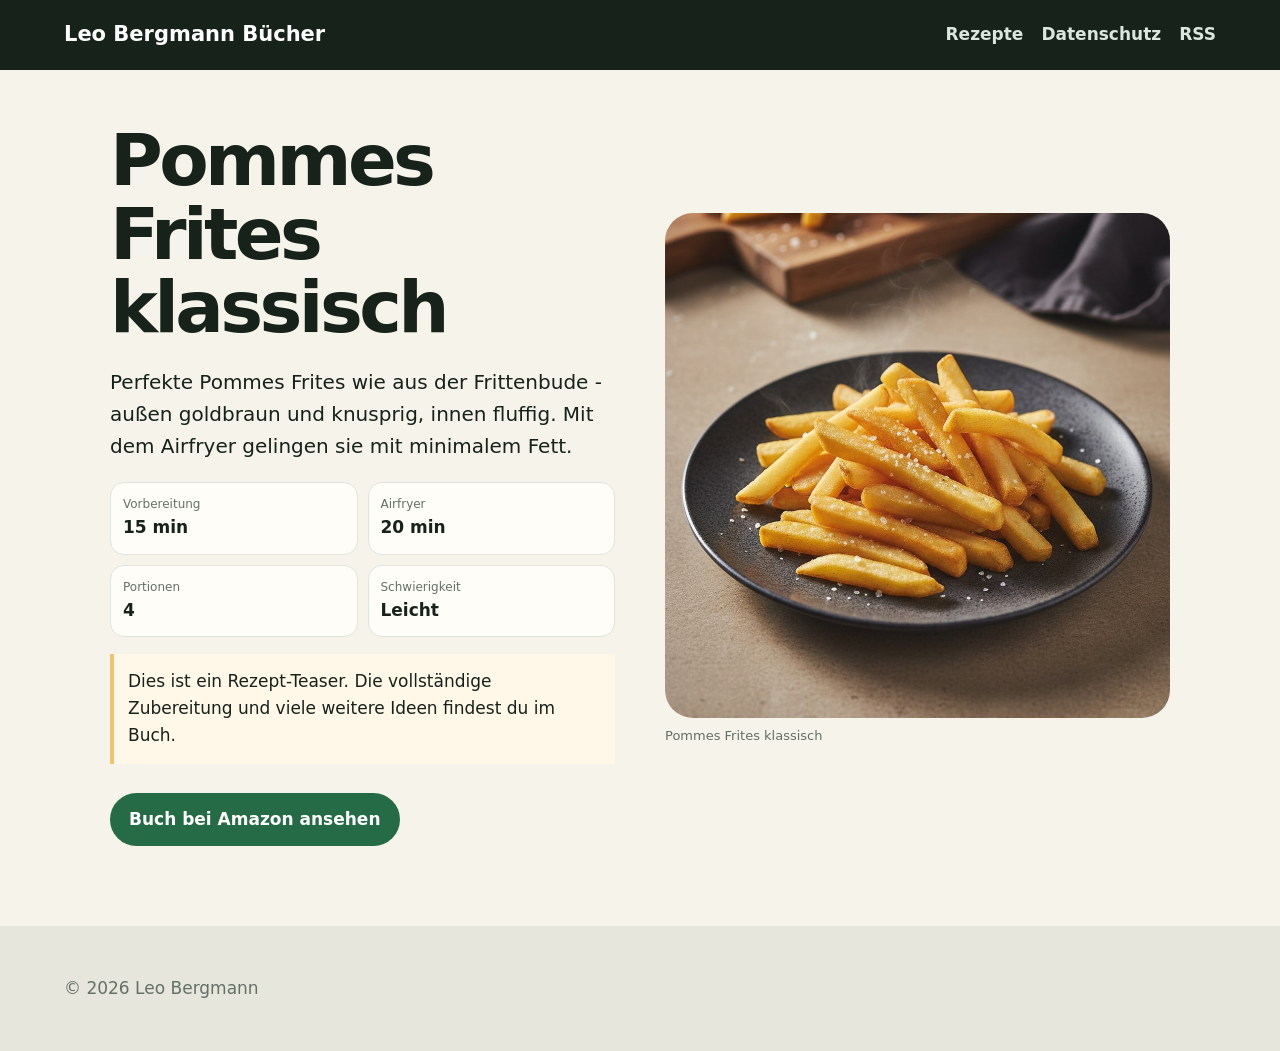
<file: docs/rezepte/recipe_105.html>
<!doctype html>
<html lang="de">
<head>
  <meta charset="utf-8">
  <meta name="viewport" content="width=device-width,initial-scale=1">
  <meta name="p:domain_verify" content="59ac69d322d189e9809ec8a642b9aa24">
  <title>Pommes Frites klassisch | Leo Bergmann Bücher</title>
  <meta name="description" content="Perfekte Pommes Frites wie aus der Frittenbude - außen goldbraun und knusprig, innen fluffig. Mit dem Airfryer gelingen sie mit minimalem Fett.">
  <link rel="canonical" href="https://leanovich.github.io/leo-bergmann-books/rezepte/recipe_105.html">
  <meta property="og:type" content="article">
  <meta property="og:title" content="Pommes Frites klassisch">
  <meta property="og:description" content="Perfekte Pommes Frites wie aus der Frittenbude - außen goldbraun und knusprig, innen fluffig. Mit dem Airfryer gelingen sie mit minimalem Fett.">
  <meta property="og:url" content="https://leanovich.github.io/leo-bergmann-books/rezepte/recipe_105.html">
  <meta property="og:image" content="https://leanovich.github.io/leo-bergmann-books/assets/recipes/recipe_105.jpg">
  <meta name="twitter:card" content="summary_large_image">
  <link rel="alternate" type="application/rss+xml" title="Leo Bergmann Airfryer-Ideen" href="https://leanovich.github.io/leo-bergmann-books/feed.xml">
  <link rel="stylesheet" href="https://leanovich.github.io/leo-bergmann-books/styles.css">
  <script type="application/ld+json">{"@context": "https://schema.org", "@type": "Article", "headline": "Pommes Frites klassisch", "description": "Perfekte Pommes Frites wie aus der Frittenbude - außen goldbraun und knusprig, innen fluffig. Mit dem Airfryer gelingen sie mit minimalem Fett.", "image": "https://leanovich.github.io/leo-bergmann-books/assets/recipes/recipe_105.jpg", "author": {"@type": "Person", "name": "Leo Bergmann"}, "datePublished": "2026-07-24T03:00:00Z", "mainEntityOfPage": "https://leanovich.github.io/leo-bergmann-books/rezepte/recipe_105.html"}</script>
</head>
<body>
  <header class="site-header">
    <a class="brand" href="https://leanovich.github.io/leo-bergmann-books/">Leo Bergmann Bücher</a>
    <nav aria-label="Hauptnavigation">
      <a href="https://leanovich.github.io/leo-bergmann-books/">Rezepte</a>
      <a href="https://leanovich.github.io/leo-bergmann-books/datenschutz.html">Datenschutz</a>
      <a href="https://leanovich.github.io/leo-bergmann-books/feed.xml">RSS</a>
    </nav>
  </header>
  <main>
<article class="recipe">
  <div class="recipe-copy">
    <h1>Pommes Frites klassisch</h1>
    <p class="lead">Perfekte Pommes Frites wie aus der Frittenbude - außen goldbraun und knusprig, innen fluffig. Mit dem Airfryer gelingen sie mit minimalem Fett.</p>
    <ul class="facts"><li><span>Vorbereitung</span><strong>15 min</strong></li><li><span>Airfryer</span><strong>20 min</strong></li><li><span>Portionen</span><strong>4</strong></li><li><span>Schwierigkeit</span><strong>Leicht</strong></li></ul>
    <p class="teaser-note">Dies ist ein Rezept-Teaser. Die vollst&auml;ndige Zubereitung und viele weitere Ideen findest du im Buch.</p>
    <a class="cta" href="https://www.amazon.de/dp/B0GHFYM758?utm_source=pinterest&amp;utm_medium=organic&amp;utm_campaign=leo_bergmann_site" rel="nofollow sponsored">Buch bei Amazon ansehen</a>
  </div>
  <figure><img src="https://leanovich.github.io/leo-bergmann-books/assets/recipes/recipe_105.jpg" alt="Pommes Frites klassisch" width="1000" height="1000"><figcaption>Pommes Frites klassisch</figcaption></figure>
</article>
</main>
  <footer>
    <p>&copy; 2026 Leo Bergmann</p>
  </footer>
</body>
</html>
</file>
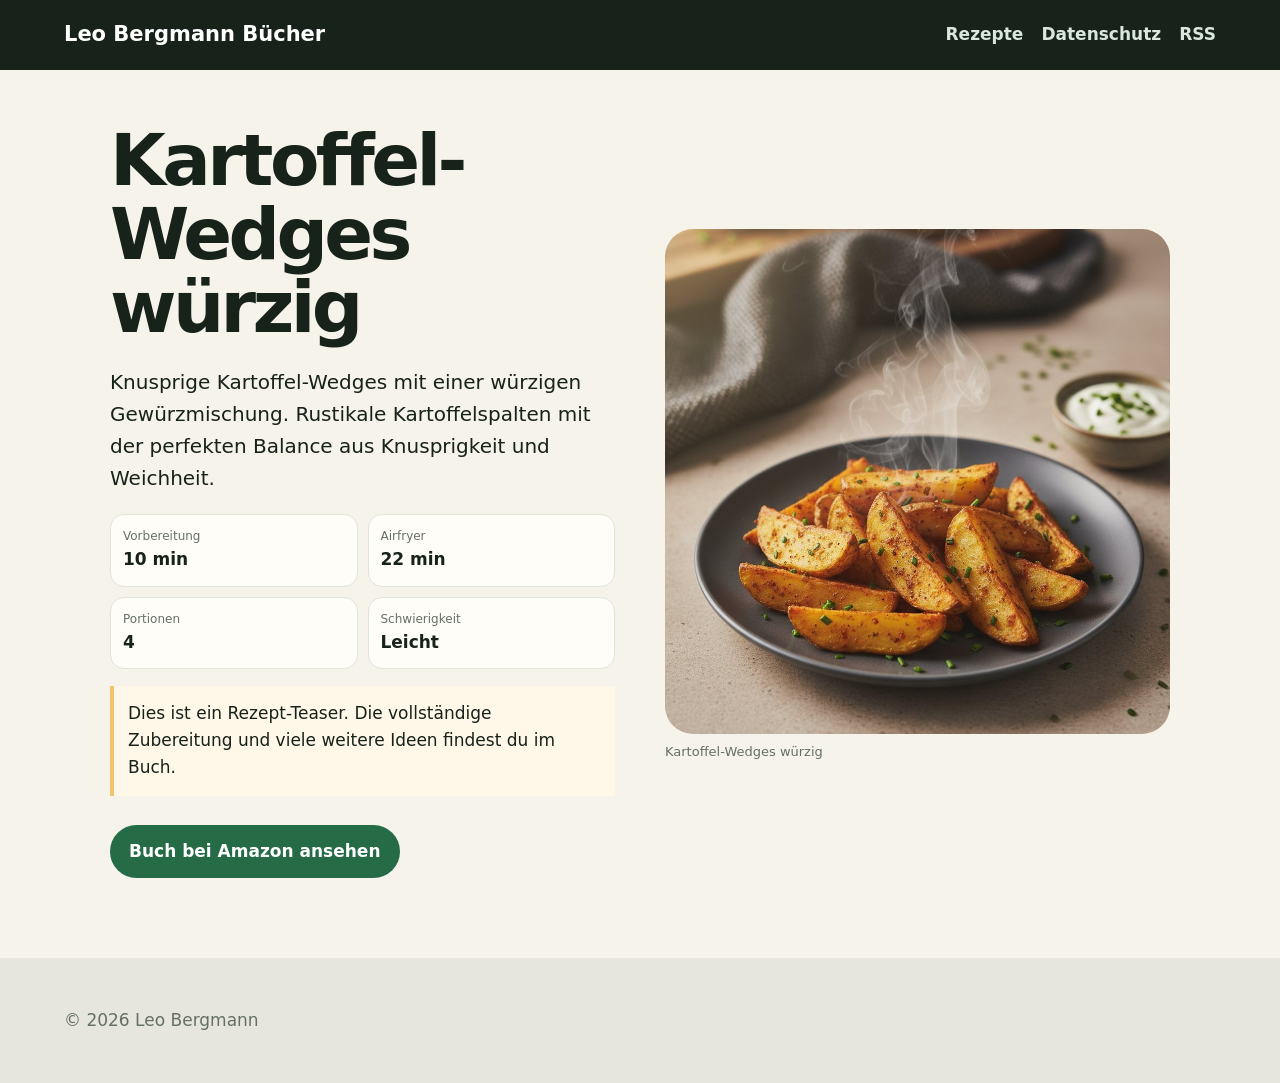
<file: docs/rezepte/recipe_106.html>
<!doctype html>
<html lang="de">
<head>
  <meta charset="utf-8">
  <meta name="viewport" content="width=device-width,initial-scale=1">
  <meta name="p:domain_verify" content="59ac69d322d189e9809ec8a642b9aa24">
  <title>Kartoffel-Wedges würzig | Leo Bergmann Bücher</title>
  <meta name="description" content="Knusprige Kartoffel-Wedges mit einer würzigen Gewürzmischung. Rustikale Kartoffelspalten mit der perfekten Balance aus Knusprigkeit und Weichheit.">
  <link rel="canonical" href="https://leanovich.github.io/leo-bergmann-books/rezepte/recipe_106.html">
  <meta property="og:type" content="article">
  <meta property="og:title" content="Kartoffel-Wedges würzig">
  <meta property="og:description" content="Knusprige Kartoffel-Wedges mit einer würzigen Gewürzmischung. Rustikale Kartoffelspalten mit der perfekten Balance aus Knusprigkeit und Weichheit.">
  <meta property="og:url" content="https://leanovich.github.io/leo-bergmann-books/rezepte/recipe_106.html">
  <meta property="og:image" content="https://leanovich.github.io/leo-bergmann-books/assets/recipes/recipe_106.jpg">
  <meta name="twitter:card" content="summary_large_image">
  <link rel="alternate" type="application/rss+xml" title="Leo Bergmann Airfryer-Ideen" href="https://leanovich.github.io/leo-bergmann-books/feed.xml">
  <link rel="stylesheet" href="https://leanovich.github.io/leo-bergmann-books/styles.css">
  <script type="application/ld+json">{"@context": "https://schema.org", "@type": "Article", "headline": "Kartoffel-Wedges würzig", "description": "Knusprige Kartoffel-Wedges mit einer würzigen Gewürzmischung. Rustikale Kartoffelspalten mit der perfekten Balance aus Knusprigkeit und Weichheit.", "image": "https://leanovich.github.io/leo-bergmann-books/assets/recipes/recipe_106.jpg", "author": {"@type": "Person", "name": "Leo Bergmann"}, "datePublished": "2026-07-24T14:00:00Z", "mainEntityOfPage": "https://leanovich.github.io/leo-bergmann-books/rezepte/recipe_106.html"}</script>
</head>
<body>
  <header class="site-header">
    <a class="brand" href="https://leanovich.github.io/leo-bergmann-books/">Leo Bergmann Bücher</a>
    <nav aria-label="Hauptnavigation">
      <a href="https://leanovich.github.io/leo-bergmann-books/">Rezepte</a>
      <a href="https://leanovich.github.io/leo-bergmann-books/datenschutz.html">Datenschutz</a>
      <a href="https://leanovich.github.io/leo-bergmann-books/feed.xml">RSS</a>
    </nav>
  </header>
  <main>
<article class="recipe">
  <div class="recipe-copy">
    <h1>Kartoffel-Wedges würzig</h1>
    <p class="lead">Knusprige Kartoffel-Wedges mit einer würzigen Gewürzmischung. Rustikale Kartoffelspalten mit der perfekten Balance aus Knusprigkeit und Weichheit.</p>
    <ul class="facts"><li><span>Vorbereitung</span><strong>10 min</strong></li><li><span>Airfryer</span><strong>22 min</strong></li><li><span>Portionen</span><strong>4</strong></li><li><span>Schwierigkeit</span><strong>Leicht</strong></li></ul>
    <p class="teaser-note">Dies ist ein Rezept-Teaser. Die vollst&auml;ndige Zubereitung und viele weitere Ideen findest du im Buch.</p>
    <a class="cta" href="https://www.amazon.de/dp/B0GHFYM758?utm_source=pinterest&amp;utm_medium=organic&amp;utm_campaign=leo_bergmann_site" rel="nofollow sponsored">Buch bei Amazon ansehen</a>
  </div>
  <figure><img src="https://leanovich.github.io/leo-bergmann-books/assets/recipes/recipe_106.jpg" alt="Kartoffel-Wedges würzig" width="1000" height="1000"><figcaption>Kartoffel-Wedges würzig</figcaption></figure>
</article>
</main>
  <footer>
    <p>&copy; 2026 Leo Bergmann</p>
  </footer>
</body>
</html>
</file>
